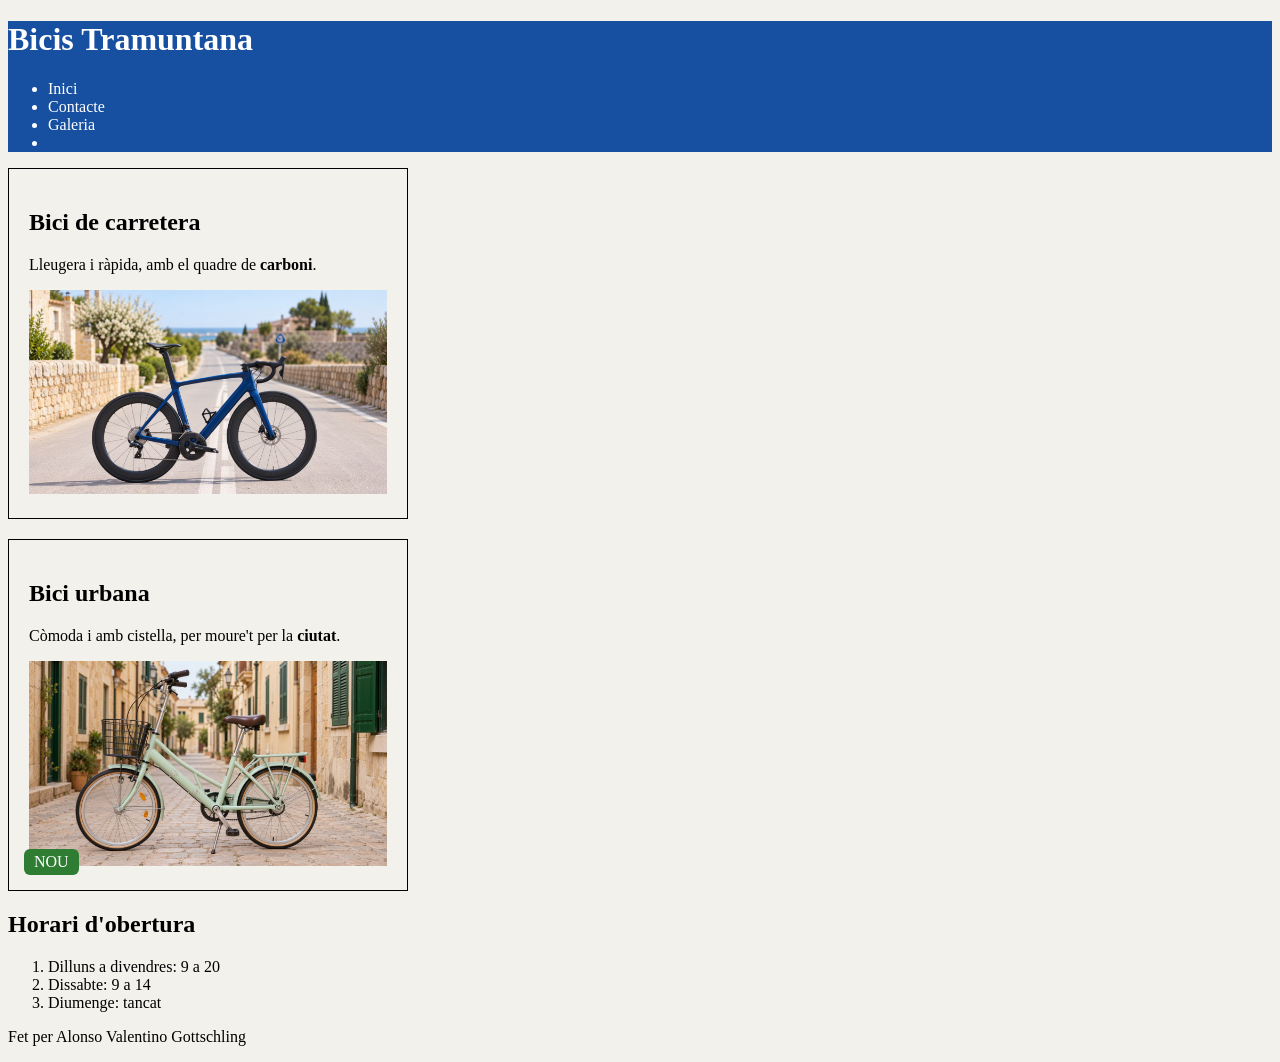
<file: index.html>
<!DOCTYPE html>
<html lang="ca">

<head>
    <meta charset="utf-8">
    <meta name="viewport" content="width=device-width, initial-scale=1">
    <title>Bicis Tramuntana</title>
    <link rel="stylesheet" href="/css/estils.css">
</head>
<header>
    <h1>Bicis Tramuntana</h1>
    <nav>
        <ul>
            <li><a href="/index.html">Inici</a></li>
            <li><a href="/contacte.html">Contacte</a></li>
            <li><a href="/galeria.html">Galeria</a></li>
            <li><a href="/galeriaflex.html"></a></li>
        </ul>
    </nav>
</header>

<main>
    <article>
        <h2>Bici de carretera</h2>
        <p>Lleugera i ràpida, amb el quadre de <strong>carboni</strong>.</p>
        <img src="/css/img/carretera.jpg" alt="Bicicleta de carretera blava en una carretera de pagès">
    </article>
    <article>
        <h2>Bici urbana</h2>
        <p>Còmoda i amb cistella, per moure't per la <strong>ciutat</strong>.</p>
        <img src="/css/img/urbana.jpg" alt="Bicicleta urbana verda en un carrer empedrat">
        <span class="nou">Nou</span>
    </article>
</main>

<footer>
    <h2>Horari d'obertura</h2>
    <ol>
        <li>Dilluns a divendres: 9 a 20</li>
        <li>Dissabte: 9 a 14</li>
        <li>Diumenge: tancat</li>
    </ol>
    <p>Fet per Alonso Valentino Gottschling</p>
</footer>

</html>
</file>
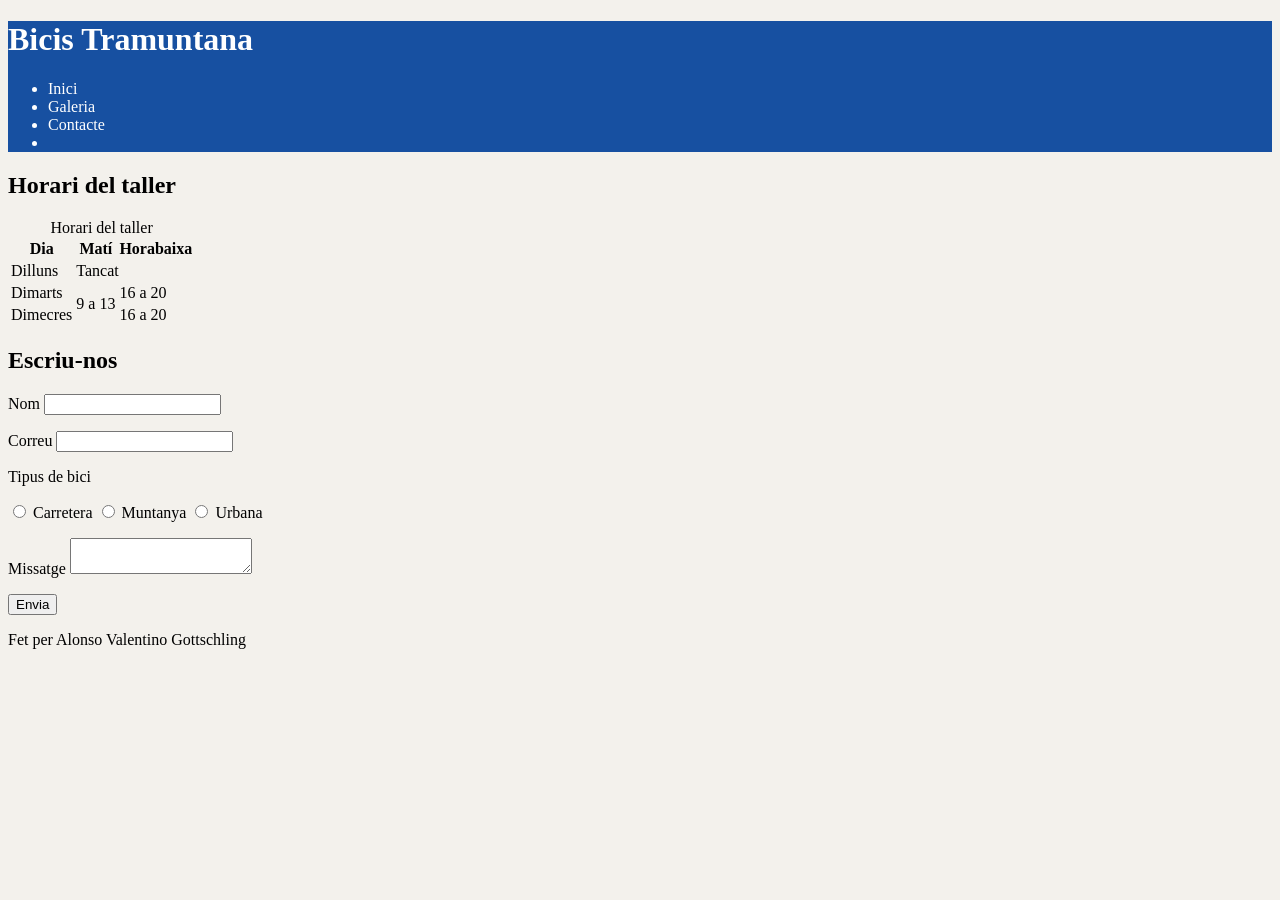
<file: contacte.html>
<!DOCTYPE html>
<html lang="ca">

<head>
    <meta charset="utf-8">
    <meta name="viewport" content="width=device-width, initial-scale=1">
    <title>Bicis Tramuntana</title>
    <link rel="stylesheet" href="/css/estils.css">
</head>
<header>
    <h1>Bicis Tramuntana</h1>
    <nav>
        <ul>
            <li><a href="/index.html">Inici</a></li>
            <li><a href="/galeria.html">Galeria</a></li>
            <li><a href="/contacte.html">Contacte</a></li>
            <li><a href="/galeriaflex.html"></a></li>
        </ul>
    </nav>
</header>

<main>
    <h2>Horari del taller</h2>
    <table>
        <caption>Horari del taller</caption>
        <tr>
            <th>Dia</th>
            <th>Matí</th>
            <th>Horabaixa</th>
        </tr>
        <tr>
            <td>Dilluns</td>
            <td colspan="2">Tancat</td>
        </tr>
        <tr>
            <td>Dimarts</td>
            <td rowspan="2">9 a 13</td>
            <td>16 a 20</td>
        </tr>
        <tr>
            <td>Dimecres</td>
            <td>16 a 20</td>
        </tr>
    </table>

    <h2>Escriu-nos</h2>
    <form action="contacte.php" method="post">
        <p>
            <label for="nom">Nom</label>
            <input type="text" id="nom" name="nom" required>
        </p>
        <p>
            <label for="correu">Correu</label>
            <input type="email" id="correu" name="correu" required>
        </p>
        <p>Tipus de bici</p>
        <p>
            <input type="radio" id="carretera" name="bici" value="carretera">
            <label for="carretera">Carretera</label>
            <input type="radio" id="muntanya" name="bici" value="muntanya">
            <label for="muntanya">Muntanya</label>
            <input type="radio" id="urbana" name="bici" value="urbana">
            <label for="urbana">Urbana</label>
        </p>
        <p>
            <label for="missatge">Missatge</label>
            <textarea id="missatge" name="missatge"></textarea>
        </p>
        <button type="submit">Envia</button>
    </form>
</main>

<footer>
    <p>Fet per Alonso Valentino Gottschling</p>
</footer>

</html>
</file>
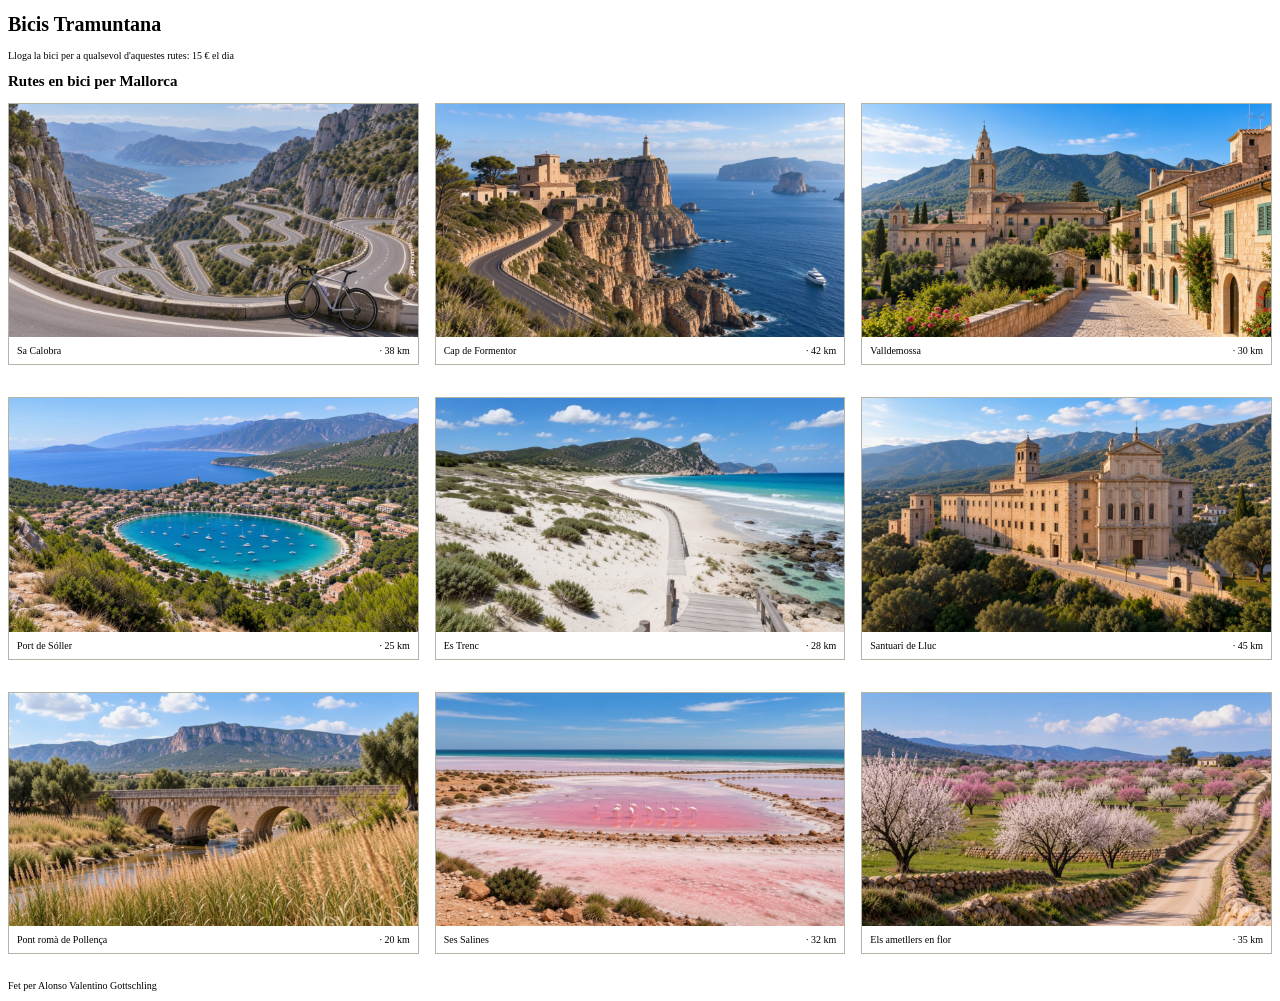
<file: galeria.html>
<!DOCTYPE html>
<html lang="ca">

<head>
    <meta charset="utf-8">
    <meta name="viewport" content="width=device-width, initial-scale=1">
    <title>Rutes en bici · Bicis Tramuntana</title>
    <link rel="stylesheet" href="/css/galeria.css">
</head>

<body>
    <header>
        <h1>Bicis Tramuntana</h1>
        <p class="banner">Lloga la bici per a qualsevol d'aquestes rutes: 15 € el dia</p>
    </header>

    <main>
        <h2>Rutes en bici per Mallorca</h2>

        <div class="galeria">
            <figure>
                <img src="img/sa_calobra.jpg" alt="Carretera de revolts entre penya-segats de la serra de Tramuntana">
                <figcaption>Sa Calobra <span class="km">· 38 km</span></figcaption>
            </figure>

            <figure>
                <img src="img/formentor.jpg" alt="Fars al cap de Formentor sobre un penya-segat davant la mar">
                <figcaption>Cap de Formentor <span class="km">· 42 km</span></figcaption>
            </figure>

            <figure>
                <img src="img/valldemossa.jpg" alt="Carrer empedrat del poble amb l'església i la serra al darrere">
                <figcaption>Valldemossa <span class="km">· 30 km</span></figcaption>
            </figure>

            <figure>
                <img src="img/port_soller.jpg" alt="Baia en forma de mitja lluna amb vaixells i el poble vora la mar">
                <figcaption>Port de Sóller <span class="km">· 25 km</span></figcaption>
            </figure>
            <figure>
                <img src="img/es_trenc.jpg" alt="Platja de sorra blanca amb passarel·la de fusta i turons verd al fons">
                <figcaption>Es Trenc <span class="km">· 28 km</span></figcaption>
            </figure>

            <figure>
                <img src="img/lluc.jpg" alt="Santuari de pedra amb façana barroca envoltat d'alzines i muntanya">
                <figcaption>Santuari de Lluc <span class="km">· 45 km</span></figcaption>
            </figure>

            <figure>
                <img src="img/pollenca.jpg" alt="Pont de pedra de set arcs sobre un riu sec amb serra darrere">
                <figcaption>Pont romà de Pollença <span class="km">· 20 km</span></figcaption>
            </figure>

            <figure>
                <img src="img/salines.jpg" alt="Salines rosades amb flamencs rosejats i la mar turquesa al fons">
                <figcaption>Ses Salines <span class="km">· 32 km</span></figcaption>
            </figure>

            <figure>
                <img src="img/ametllers.jpg" alt="Camí de terra entre ametllers en flor blanc i rosa amb mur de pedra">
                <figcaption>Els ametllers en flor <span class="km">· 35 km</span></figcaption>
            </figure>
        </div>
    </main>

    <footer>
        <p>Fet per Alonso Valentino Gottschling</p>
    </footer>
    
</body>

</html>
</file>
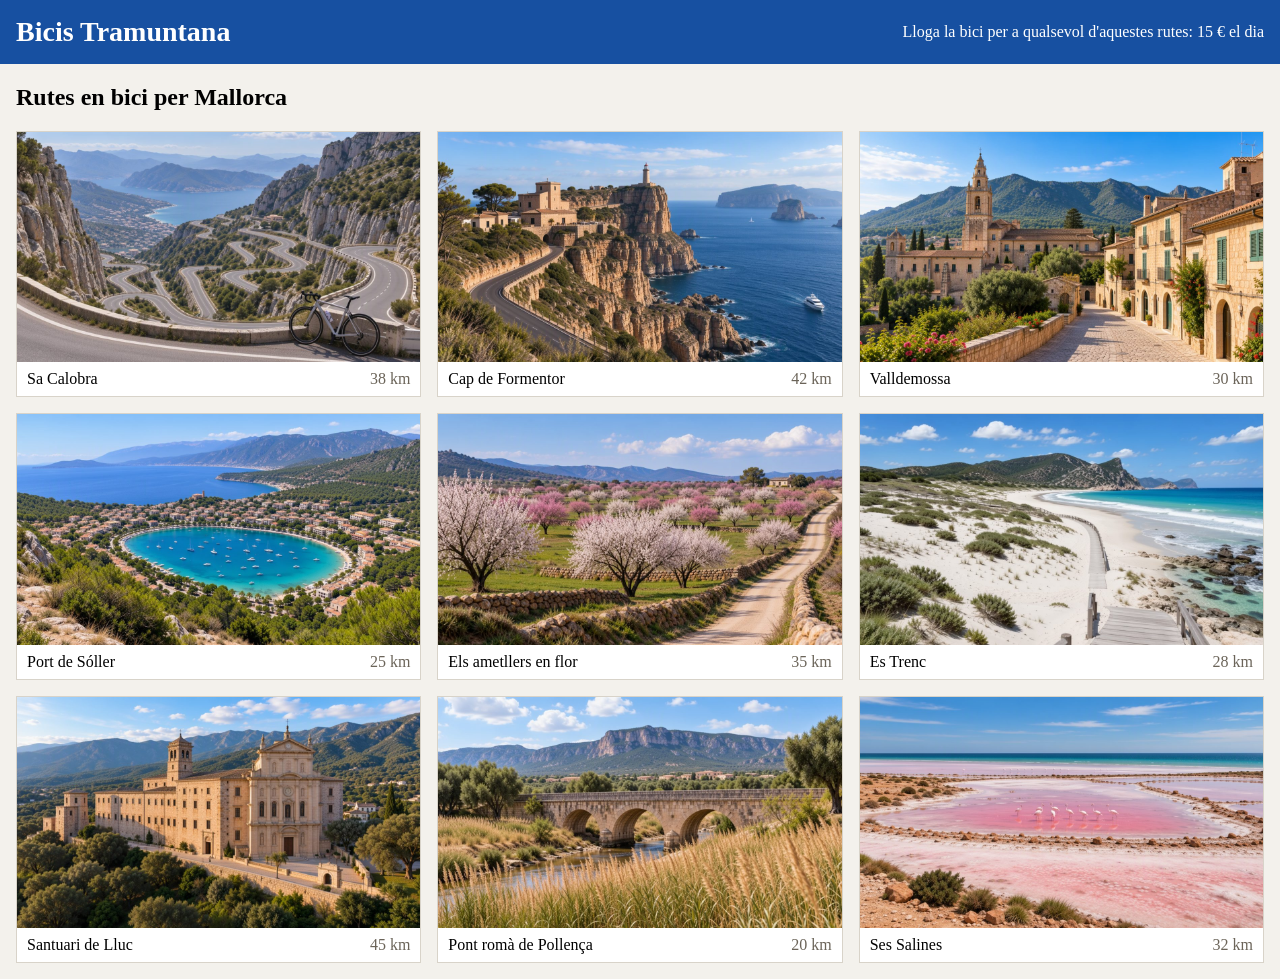
<file: galeria_flex.html>
<!DOCTYPE html>
<html lang="ca">

<head>
    <meta charset="utf-8">
    <meta name="viewport" content="width=device-width,
initial-scale=1">
    <title>Rutes (Flexbox) · Bicis Tramuntana</title>
    <link rel="stylesheet" href="/css/galeria_flex.css">
</head>

<body>
    <header>
        <h1>Bicis Tramuntana</h1>
        <p class="banner">Lloga la bici per a qualsevol
            d'aquestes rutes: 15 € el dia</p>
    </header>
    <main>
        <h2>Rutes en bici per Mallorca</h2>
        <div class="galeria">
            <figure>
                <img src="img/sa_calobra.jpg" alt="Carretera de revolts entre penya-
segats de la serra de Tramuntana">

                <figcaption>Sa Calobra <span class="km">38
                        km</span></figcaption>
            </figure>
            <figure>
                <img src="img/formentor.jpg" alt="El far de Formentor damunt dels
penya-segats">
                <figcaption>Cap de Formentor <span class="km">42 km</span></figcaption>
            </figure>
            <figure>
                <img src="img/valldemossa.jpg" alt="El poble de pedra de Valldemossa amb
el campanar de la cartoixa">
                <figcaption>Valldemossa <span class="km">30
                        km</span></figcaption>
            </figure>
            <figure>
                <img src="img/port_soller.jpg" alt="La badia del Port de Sóller vista des

de dalt">
                <figcaption>Port de Sóller <span class="km">25
                        km</span></figcaption>
            </figure>
            <figure>
                <img src="img/ametllers.jpg" alt="Ametllers florits en un camp amb
parets de pedra seca">
                <figcaption>Els ametllers en flor <span class="km">35 km</span></figcaption>
            </figure>
            <figure>
                <img src="img/es_trenc.jpg" alt="Platja d’arena blanca amb dunes i una
passarel·la de fusta">
                <figcaption>Es Trenc <span class="km">28
                        km</span></figcaption>
            </figure>
            <figure>
                <img src="img/lluc.jpg" alt="El santuari de Lluc en una vall verda
de muntanya">
                <figcaption>Santuari de Lluc <span class="km">45 km</span></figcaption>
            </figure>
            <figure>
                <img src="img/pollenca.jpg" alt="Un pont de pedra amb arcs damunt d’un
torrent, entre canyes">
                <figcaption>Pont romà de Pollença <span class="km">20 km</span></figcaption>
            </figure>
            <figure>
                <img src="img/salines.jpg" alt="Les basses de sal de Ses Salines amb
flamencs al fons">
                <figcaption>Ses Salines <span class="km">32
                        km</span></figcaption>
            </figure>
        </div>
    </main>
</body>

</html>
</file>
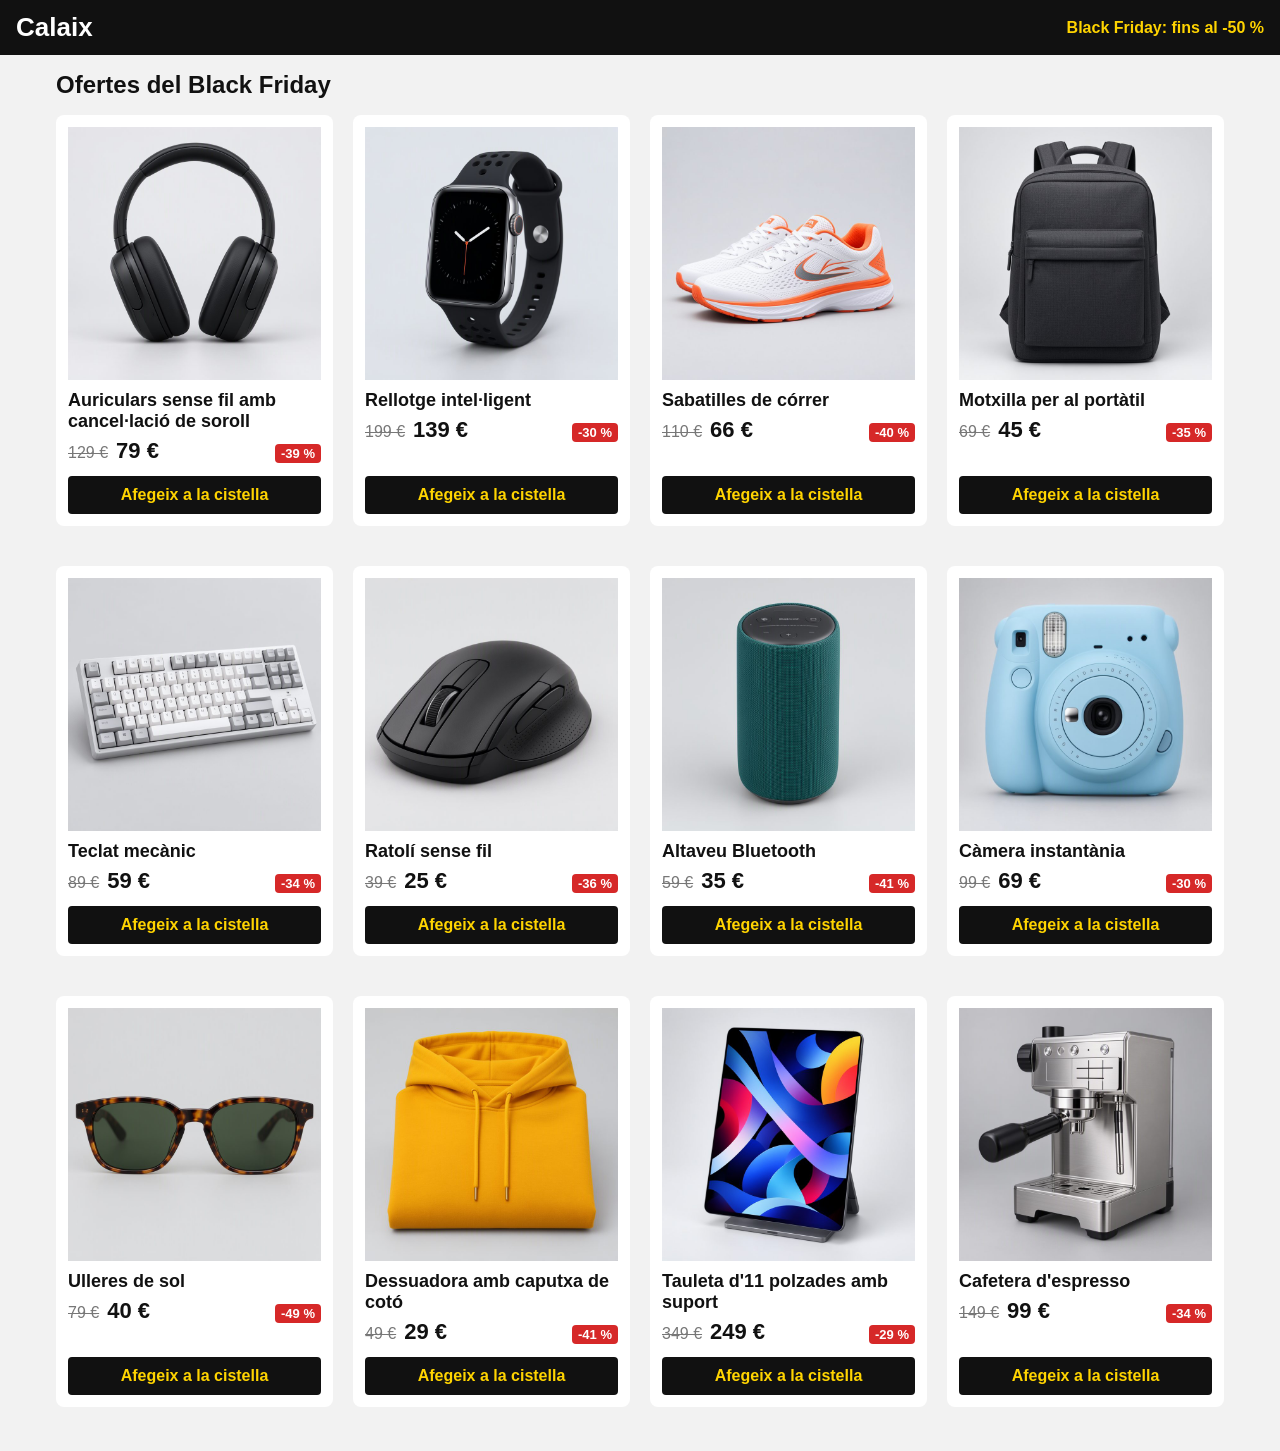
<file: black_friday/grid.html>
<!DOCTYPE html>
<html lang="ca">

<head>
    <meta charset="utf-8">
    <meta name="viewport" content="width=device-width, initial-scale=1">
    <title>Black Friday · Calaix (Grid)</title>
    <link rel="stylesheet" href="css/grid.css">
</head>

<body>
    <header>
        <p class="logo">Calaix</p>
        <p class="oferta">Black Friday: fins al -50 %</p>
    </header>

    <main>
        <h1>Ofertes del Black Friday</h1>

        <div class="productes">
            <article class="producte">
                <img src="img/auriculars.jpg" alt="Auriculars negres de diadema">
                <h2>Auriculars sense fil amb cancel·lació de soroll</h2>
                <p class="preus">
                    <del>129 €</del>
                    <strong>79 €</strong>
                    <span class="descompte">-39 %</span>
                </p>
                <a class="boto" href="#">Afegeix a la cistella</a>
            </article>

            <article class="producte">
                <img src="img/rellotge.jpg" alt="Rellotge intel·ligent amb corretja negra">
                <h2>Rellotge intel·ligent</h2>
                <p class="preus">
                    <del>199 €</del>
                    <strong>139 €</strong>
                    <span class="descompte">-30 %</span>
                </p>
                <a class="boto" href="#">Afegeix a la cistella</a>
            </article>

            <article class="producte">
                <img src="img/sabatilles.jpg" alt="Sabatilles blanques i taronges">
                <h2>Sabatilles de córrer</h2>
                <p class="preus">
                    <del>110 €</del>
                    <strong>66 €</strong>
                    <span class="descompte">-40 %</span>
                </p>
                <a class="boto" href="#">Afegeix a la cistella</a>
            </article>

            <article class="producte">
                <img src="img/motxilla.jpg" alt="Motxilla gris fosc">
                <h2>Motxilla per al portàtil</h2>
                <p class="preus">
                    <del>69 €</del>
                    <strong>45 €</strong>
                    <span class="descompte">-35 %</span>
                </p>
                <a class="boto" href="#">Afegeix a la cistella</a>
            </article>

            <article class="producte">
                <img src="img/teclat.jpg" alt="Teclat mecànic de tecles blanques">
                <h2>Teclat mecànic</h2>
                <p class="preus">
                    <del>89 €</del>
                    <strong>59 €</strong>
                    <span class="descompte">-34 %</span>
                </p>
                <a class="boto" href="#">Afegeix a la cistella</a>
            </article>

            <article class="producte">
                <img src="img/ratoli.jpg" alt="Ratolí ergonòmic de color grafit">
                <h2>Ratolí sense fil</h2>
                <p class="preus">
                    <del>39 €</del>
                    <strong>25 €</strong>
                    <span class="descompte">-36 %</span>
                </p>
                <a class="boto" href="#">Afegeix a la cistella</a>
            </article>

            <article class="producte">
                <img src="img/altaveu.jpg" alt="Altaveu cilíndric de tela verda">
                <h2>Altaveu Bluetooth</h2>
                <p class="preus">
                    <del>59 €</del>
                    <strong>35 €</strong>
                    <span class="descompte">-41 %</span>
                </p>
                <a class="boto" href="#">Afegeix a la cistella</a>
            </article>

            <article class="producte">
                <img src="img/camera.jpg" alt="Càmera instantània blau cel">
                <h2>Càmera instantània</h2>
                <p class="preus">
                    <del>99 €</del>
                    <strong>69 €</strong>
                    <span class="descompte">-30 %</span>
                </p>
                <a class="boto" href="#">Afegeix a la cistella</a>
            </article>

            <article class="producte">
                <img src="img/ulleres.jpg" alt="Ulleres de sol de carei">
                <h2>Ulleres de sol</h2>
                <p class="preus">
                    <del>79 €</del>
                    <strong>40 €</strong>
                    <span class="descompte">-49 %</span>
                </p>
                <a class="boto" href="#">Afegeix a la cistella</a>
            </article>

            <article class="producte">
                <img src="img/dessuadora.jpg" alt="Dessuadora groga plegada">
                <h2>Dessuadora amb caputxa de cotó</h2>
                <p class="preus">
                    <del>49 €</del>
                    <strong>29 €</strong>
                    <span class="descompte">-41 %</span>
                </p>
                <a class="boto" href="#">Afegeix a la cistella</a>
            </article>

            <article class="producte">
                <img src="img/tauleta.jpg" alt="Tauleta damunt d'un suport">
                <h2>Tauleta d'11 polzades amb suport</h2>
                <p class="preus">
                    <del>349 €</del>
                    <strong>249 €</strong>
                    <span class="descompte">-29 %</span>
                </p>
                <a class="boto" href="#">Afegeix a la cistella</a>
            </article>

            <article class="producte">
                <img src="img/cafetera.jpg" alt="Cafetera d'espresso d'acer inoxidable">
                <h2>Cafetera d'espresso</h2>
                <p class="preus">
                    <del>149 €</del>
                    <strong>99 €</strong>
                    <span class="descompte">-34 %</span>
                </p>
                <a class="boto" href="#">Afegeix a la cistella</a>
            </article>
        </div>
    </main>
</body>

</html>
</file>
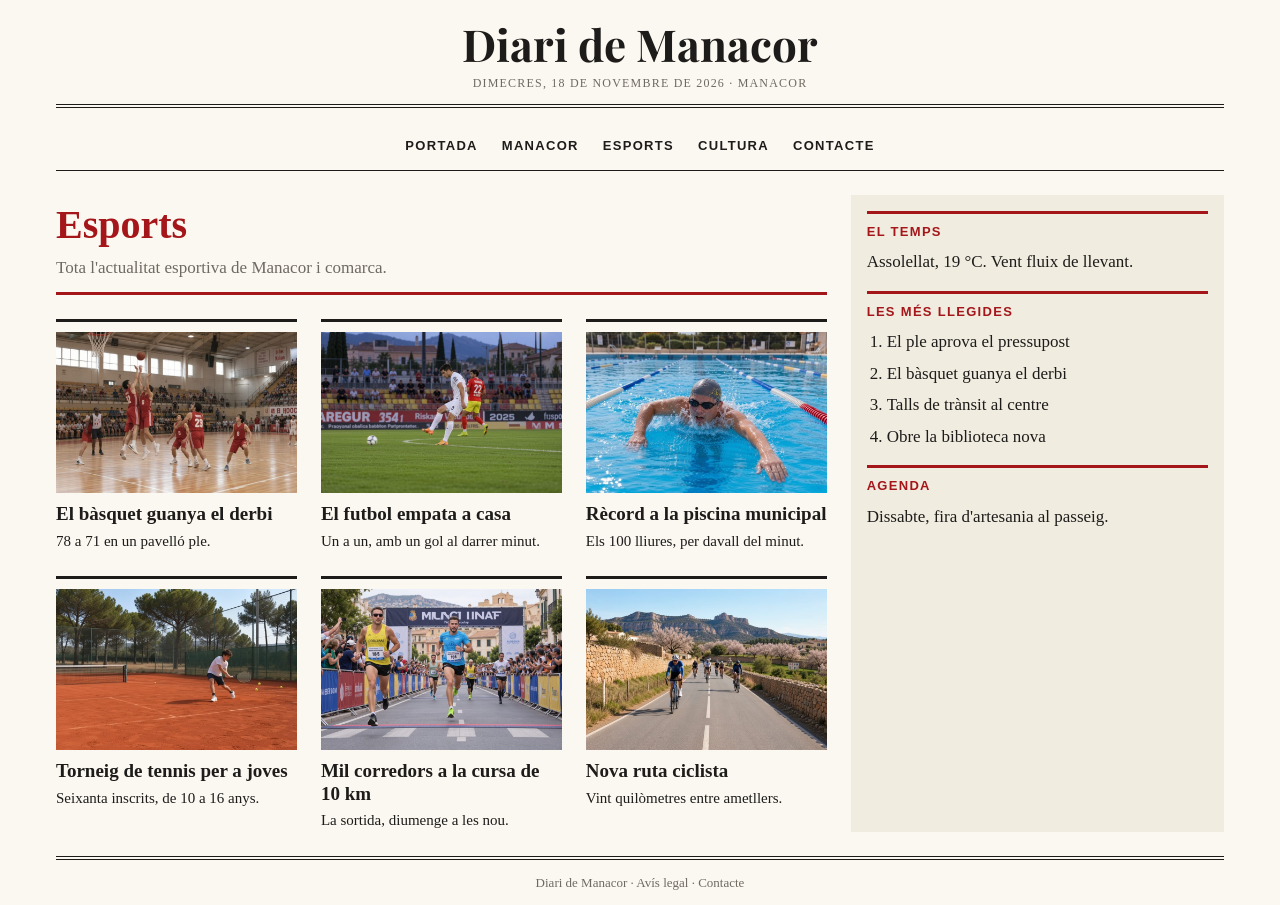
<file: diari_grid/esports.html>
<!DOCTYPE html>
<html lang="ca">

<head>
    <meta charset="utf-8">
    <meta name="viewport" content="width=device-width, initial-scale=1">
    <title>Esports · Diari de Manacor</title>
    <link rel="stylesheet" href="https://fonts.googleapis.com/css2?family=Playfair+Display:wght@700&display=swap">
    <link rel="stylesheet" href="css/portada.css">
</head>

<body>
    <div class="pagina pagina-seccio">

        <header class="capcalera">
            <h1>Diari de Manacor</h1>
            <p class="data">Dimecres, 18 de novembre de 2026 · Manacor</p>
        </header>

        <nav class="menu">
            <ul>
                <li><a href="portada.html">Portada</a></li>
                <li><a href="#">Manacor</a></li>
                <li><a href="esports.html">Esports</a></li>
                <li><a href="#">Cultura</a></li>
                <li><a href="#">Contacte</a></li>
            </ul>
        </nav>

        <div class="titol-seccio">
            <h2>Esports</h2>
            <p>Tota l'actualitat esportiva de Manacor i comarca.</p>
        </div>

        <section class="noticies">
            <article class="noticia">
                <img src="img/basquet.jpg" alt="Jugadors de vermell saltant per agafar la pilota">
                <h3><a href="noticia.html">El bàsquet guanya el derbi</a></h3>
                <p>78 a 71 en un pavelló ple.</p>
            </article>

            <article class="noticia">
                <img src="img/futbol.jpg" alt="Un jugador de blanc a punt de xutar la pilota">
                <h3>El futbol empata a casa</h3>
                <p>Un a un, amb un gol al darrer minut.</p>
            </article>

            <article class="noticia">
                <img src="img/natacio.jpg" alt="Un nedador a la piscina municipal">
                <h3>Rècord a la piscina municipal</h3>
                <p>Els 100 lliures, per davall del minut.</p>
            </article>

            <article class="noticia">
                <img src="img/tennis.jpg" alt="Un jugador de tennis a una pista de terra batuda">
                <h3>Torneig de tennis per a joves</h3>
                <p>Seixanta inscrits, de 10 a 16 anys.</p>
            </article>

            <article class="noticia">
                <img src="img/atletisme.jpg" alt="Corredors arribant a la meta d'una cursa popular">
                <h3>Mil corredors a la cursa de 10 km</h3>
                <p>La sortida, diumenge a les nou.</p>
            </article>

            <article class="noticia">
                <img src="img/bici.jpg" alt="Ciclistes per un camí entre parets seques i ametllers">
                <h3>Nova ruta ciclista</h3>
                <p>Vint quilòmetres entre ametllers.</p>
            </article>
        </section>

        <aside class="lateral">
            <h2>El temps</h2>
            <p>Assolellat, 19 °C. Vent fluix de llevant.</p>

            <h2>Les més llegides</h2>
            <ol>
                <li>El ple aprova el pressupost</li>
                <li>El bàsquet guanya el derbi</li>
                <li>Talls de trànsit al centre</li>
                <li>Obre la biblioteca nova</li>
            </ol>

            <h2>Agenda</h2>
            <p>Dissabte, fira d'artesania al passeig.</p>
        </aside>

        <footer class="peu">
            <p>Diari de Manacor · Avís legal · Contacte</p>
        </footer>

    </div>
</body>

</html>
</file>
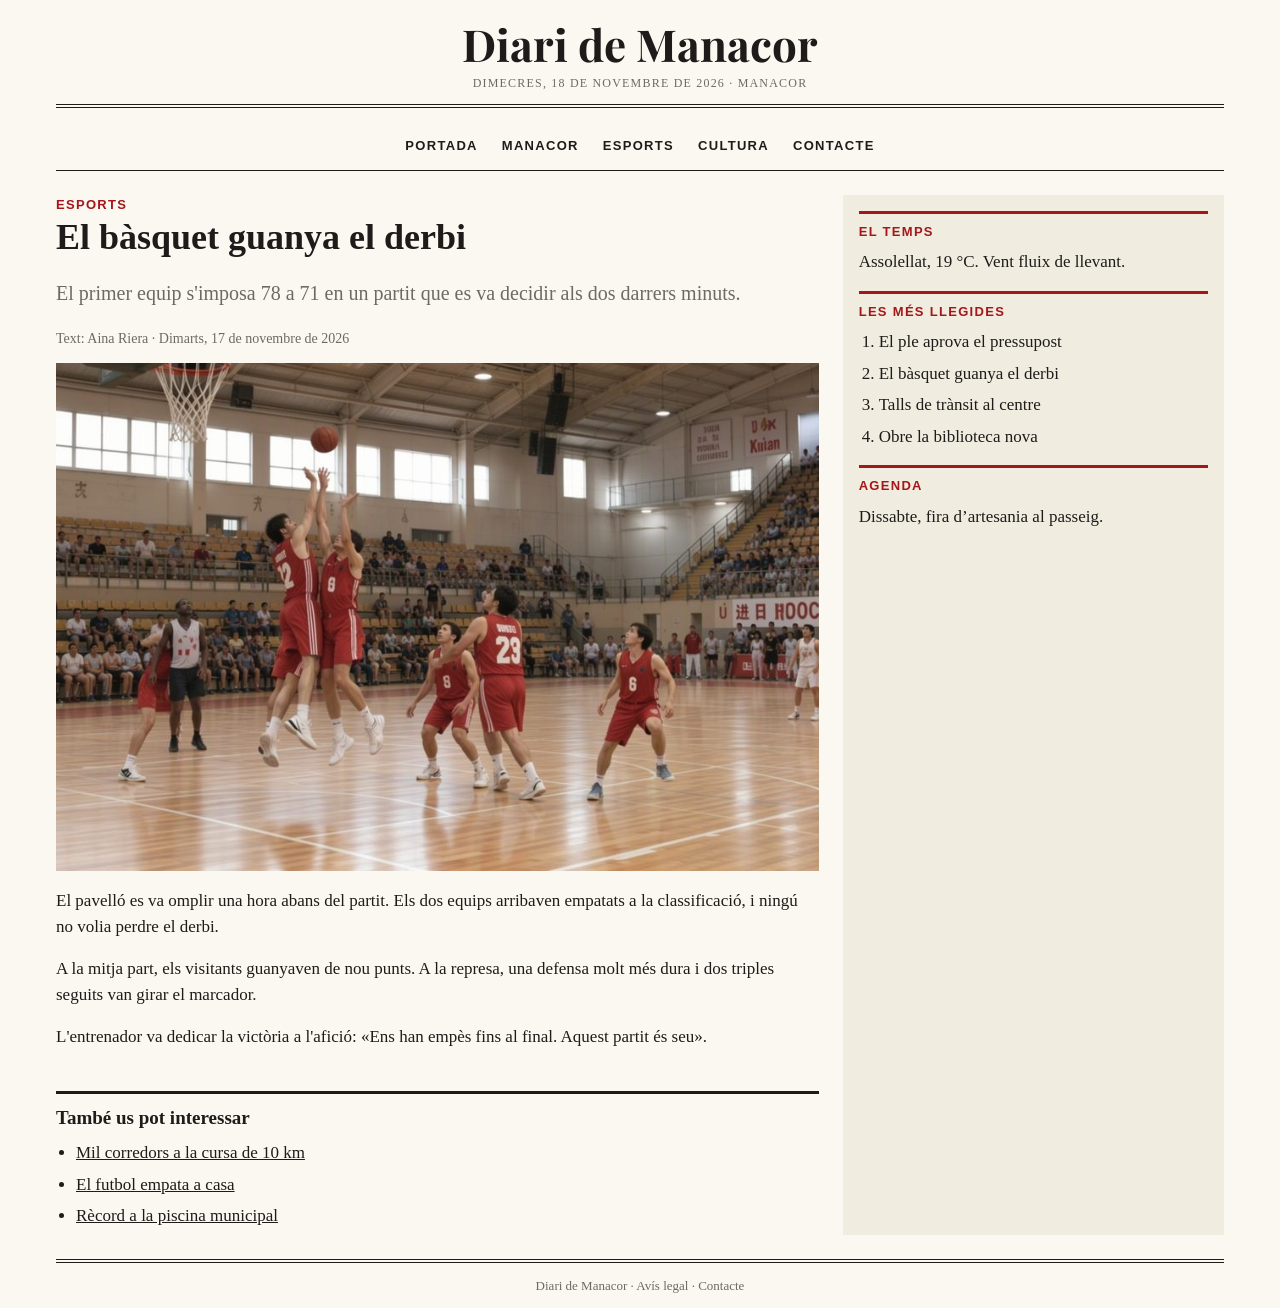
<file: diari_grid/noticia.html>
<!DOCTYPE html>
<html lang="ca">

<head>
    <meta charset="utf-8">
    <meta name="viewport" content="width=device-width, initial-scale=1">
    <title>El bàsquet guanya el derbi · Diari de Manacor</title>
    <link rel="stylesheet" href="https://fonts.googleapis.com/css2?family=Playfair+Display:wght@700&display=swap">
    <link rel="stylesheet" href="css/portada.css">
</head>

<body>
    <div class="pagina pagina-noticia">

        <header class="capcalera">
            <h1>Diari de Manacor</h1>
            <p class="data">Dimecres, 18 de novembre de 2026 · Manacor</p>
        </header>

        <nav class="menu">
            <ul>
                <li><a href="portada.html">Portada</a></li>
                <li><a href="#">Manacor</a></li>
                <li><a href="esports.html">Esports</a></li>
                <li><a href="#">Cultura</a></li>
                <li><a href="#">Contacte</a></li>
            </ul>
        </nav>

        <article class="sencera">
            <p class="categoria">Esports</p>
            <h2>El bàsquet guanya el derbi</h2>
            <p class="entradeta">El primer equip s'imposa 78 a 71 en un partit que es va decidir als dos darrers minuts.
            </p>
            <p class="autor">Text: Aina Riera · Dimarts, 17 de novembre de 2026</p>
            <img src="img/basquet.jpg" alt="Jugadors de vermell saltant per agafar la pilota">
            <p>El pavelló es va omplir una hora abans del partit. Els dos equips arribaven empatats a la classificació,
                i ningú no volia perdre el derbi.</p>
            <p>A la mitja part, els visitants guanyaven de nou punts. A la represa, una defensa molt més dura i dos
                triples seguits van girar el marcador.</p>
            <p>L'entrenador va dedicar la victòria a l'afició: «Ens han empès fins al final. Aquest partit és seu».</p>
        </article>

        <section class="relacionades">
            <h3>També us pot interessar</h3>
            <ul>
                <li><a href="esports.html">Mil corredors a la cursa de 10 km</a></li>
                <li><a href="esports.html">El futbol empata a casa</a></li>
                <li><a href="esports.html">Rècord a la piscina municipal</a></li>
            </ul>
        </section>

        <aside class="lateral">
            <h2>El temps</h2>
            <p>Assolellat, 19 °C. Vent fluix de llevant.</p>

            <h2>Les més llegides</h2>
            <ol>
                <li>El ple aprova el pressupost</li>
                <li>El bàsquet guanya el derbi</li>
                <li>Talls de trànsit al centre</li>
                <li>Obre la biblioteca nova</li>
            </ol>

            <h2>Agenda</h2>
            <p>Dissabte, fira d’artesania al passeig.</p>
        </aside>

        <footer class="peu">
            <p>Diari de Manacor · Avís legal · Contacte</p>
        </footer>

    </div>
</body>

</html>
</file>
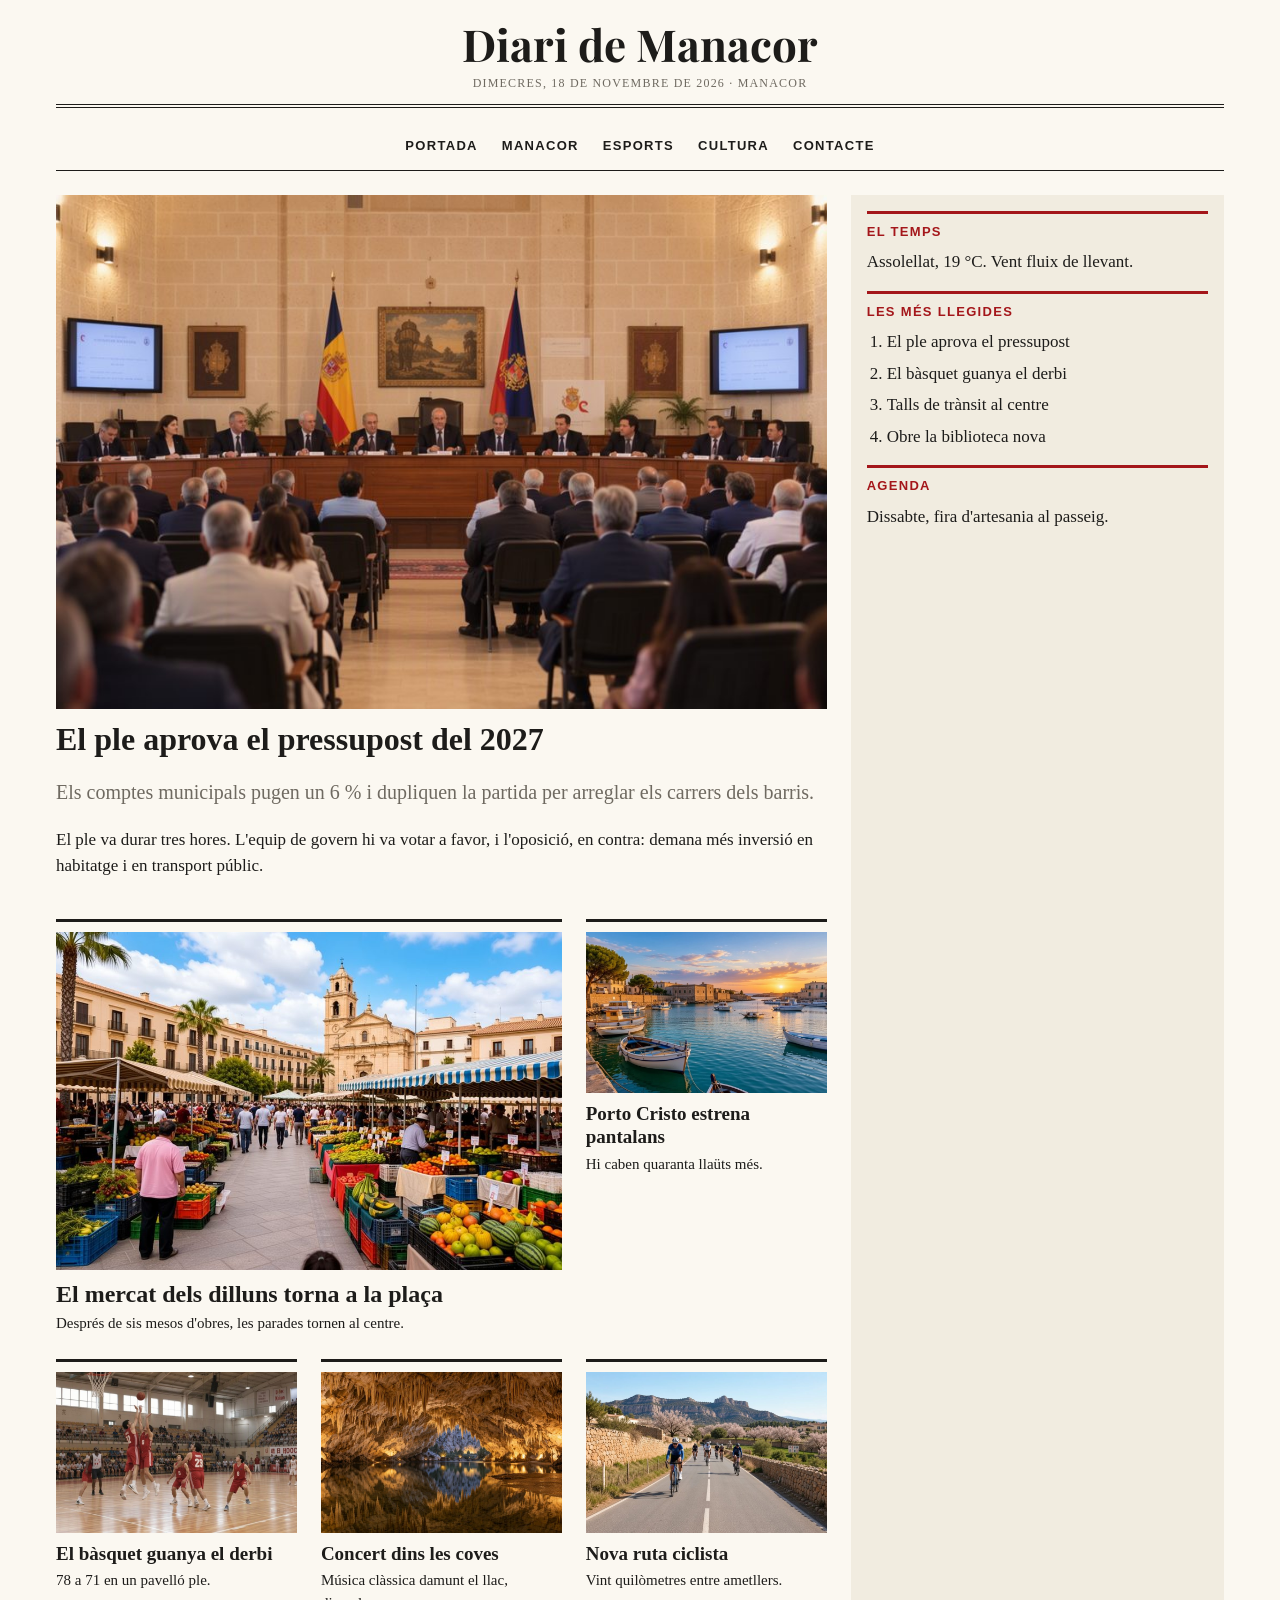
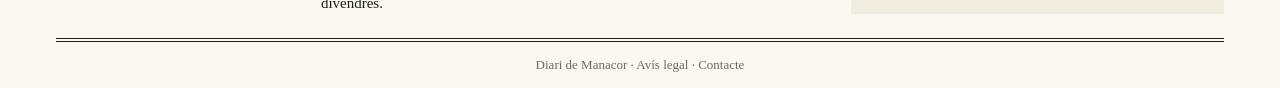
<file: diari_grid/portada.html>
<!DOCTYPE html>
<html lang="ca">

<head>
    <meta charset="utf-8">
    <meta name="viewport" content="width=device-width, initial-scale=1">
    <title>Diari de Manacor · Portada</title>
    <link rel="stylesheet" href="https://fonts.googleapis.com/css2?family=Playfair+Display:wght@700&display=swap">
    <link rel="stylesheet" href="css/portada.css">
</head>

<body>
    <div class="pagina">

        <header class="capcalera">
            <h1>Diari de Manacor</h1>
            <p class="data">Dimecres, 18 de novembre de 2026 · Manacor</p>
        </header>

        <nav class="menu">
            <ul>
                <li><a href="portada.html">Portada</a></li>
                <li><a href="#">Manacor</a></li>
                <li><a href="esports.html">Esports</a></li>
                <li><a href="#">Cultura</a></li>
                <li><a href="#">Contacte</a></li>
            </ul>
        </nav>

        <article class="principal">
            <img src="img/ple.jpg" alt="Els regidors asseguts a la taula del ple">
            <h2>El ple aprova el pressupost del 2027</h2>
            <p class="entradeta">Els comptes municipals pugen un 6 % i dupliquen la partida per arreglar els carrers
                dels barris.</p>
            <p>El ple va durar tres hores. L'equip de govern hi va votar a favor, i l'oposició, en contra: demana més
                inversió en habitatge i en transport públic.</p>
        </article>

        <section class="noticies">
            <article class="noticia destacada">
                <img src="img/mercat.jpg" alt="Parades de fruita a la plaça, amb l'església al fons">
                <h3>El mercat dels dilluns torna a la plaça</h3>
                <p>Després de sis mesos d'obres, les parades tornen al centre.</p>
            </article>

            <article class="noticia">
                <img src="img/port.jpg" alt="Llaüts amarrats al port a primera hora">
                <h3>Porto Cristo estrena pantalans</h3>
                <p>Hi caben quaranta llaüts més.</p>
            </article>

            <article class="noticia">
                <img src="img/basquet.jpg" alt="Jugadors de vermell saltant per agafar la pilota">
                <h3><a href="noticia.html">El bàsquet guanya el derbi</a></h3>
                <p>78 a 71 en un pavelló ple.</p>
            </article>

            <article class="noticia">
                <img src="img/coves.jpg" alt="Estalactites reflectides al llac d’una cova">
                <h3>Concert dins les coves</h3>
                <p>Música clàssica damunt el llac, divendres.</p>
            </article>

            <article class="noticia">
                <img src="img/bici.jpg" alt="Ciclistes per un camí entre parets seques i ametllers">
                <h3>Nova ruta ciclista</h3>
                <p>Vint quilòmetres entre ametllers.</p>
            </article>
        </section>

        <aside class="lateral">
            <h2>El temps</h2>
            <p>Assolellat, 19 °C. Vent fluix de llevant.</p>

            <h2>Les més llegides</h2>
            <ol>
                <li>El ple aprova el pressupost</li>
                <li>El bàsquet guanya el derbi</li>
                <li>Talls de trànsit al centre</li>
                <li>Obre la biblioteca nova</li>
            </ol>

            <h2>Agenda</h2>
            <p>Dissabte, fira d'artesania al passeig.</p>
        </aside>

        <footer class="peu">
            <p>Diari de Manacor · Avís legal · Contacte</p>
        </footer>

    </div>
</body>

</html>
</file>
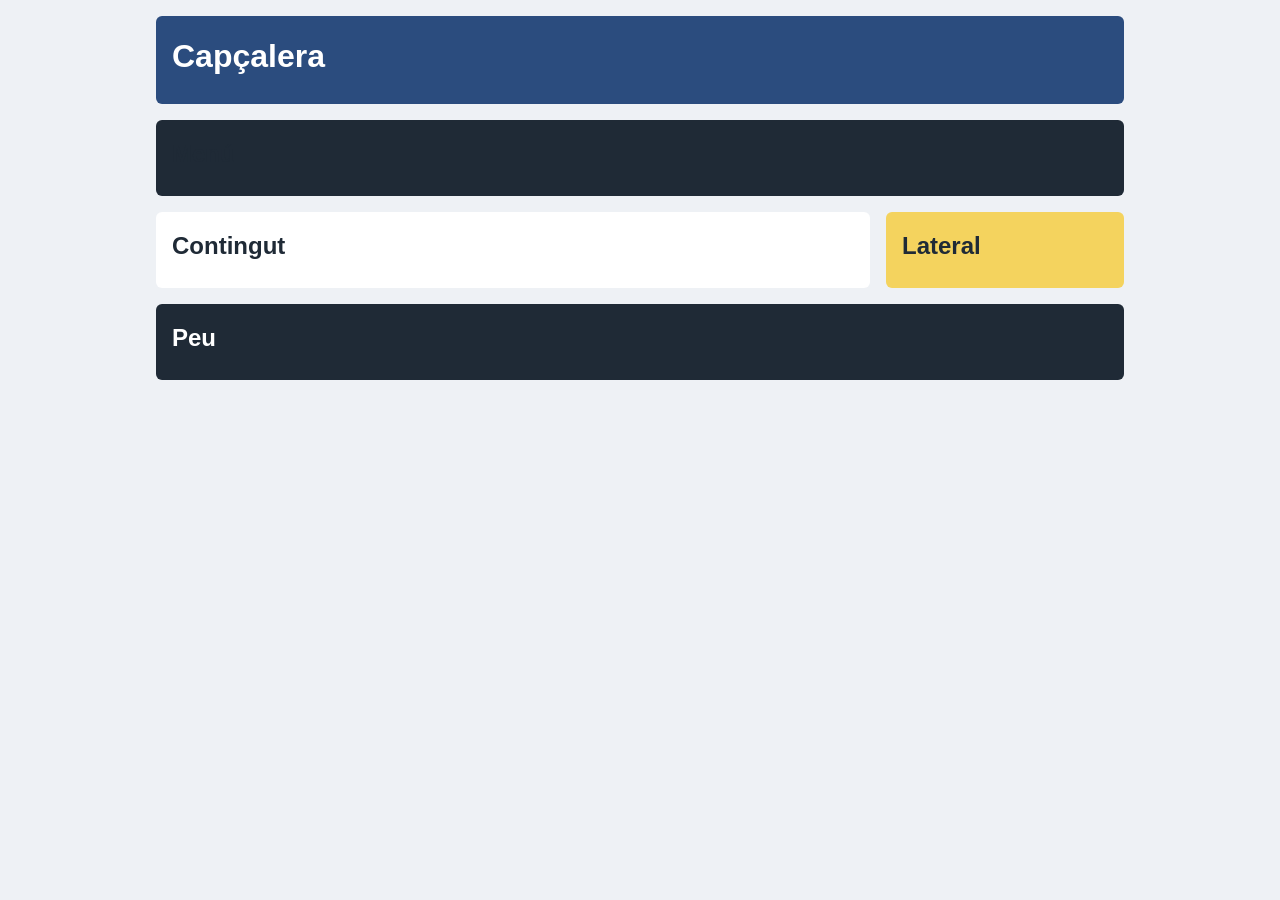
<file: maquetacions/ex1.html>
<!DOCTYPE html>
<html lang="ca">

<head>
    <meta charset="UTF-8">
    <meta name="viewport" content="width=device-width, initial-scale=1.0">
    <title>Exercici 1-El blog</title>
    <link rel="stylesheet" href="css/ex1.css">
</head>

<body>
    <div class="pagina">

        <header class="capcalera">
            <h1>Capçalera</h1>
        </header>

        <nav class="menu">
            <h2>Menú</h2>
        </nav>

        <main class="contingut">
            <h2>Contingut</h2>
        </main>

        <aside class="lateral">
            <h2>Lateral</h2>
        </aside>

        <footer class="peu">
            <h2>Peu</h2>
        </footer>

    </div>
</body>

</html>
</file>
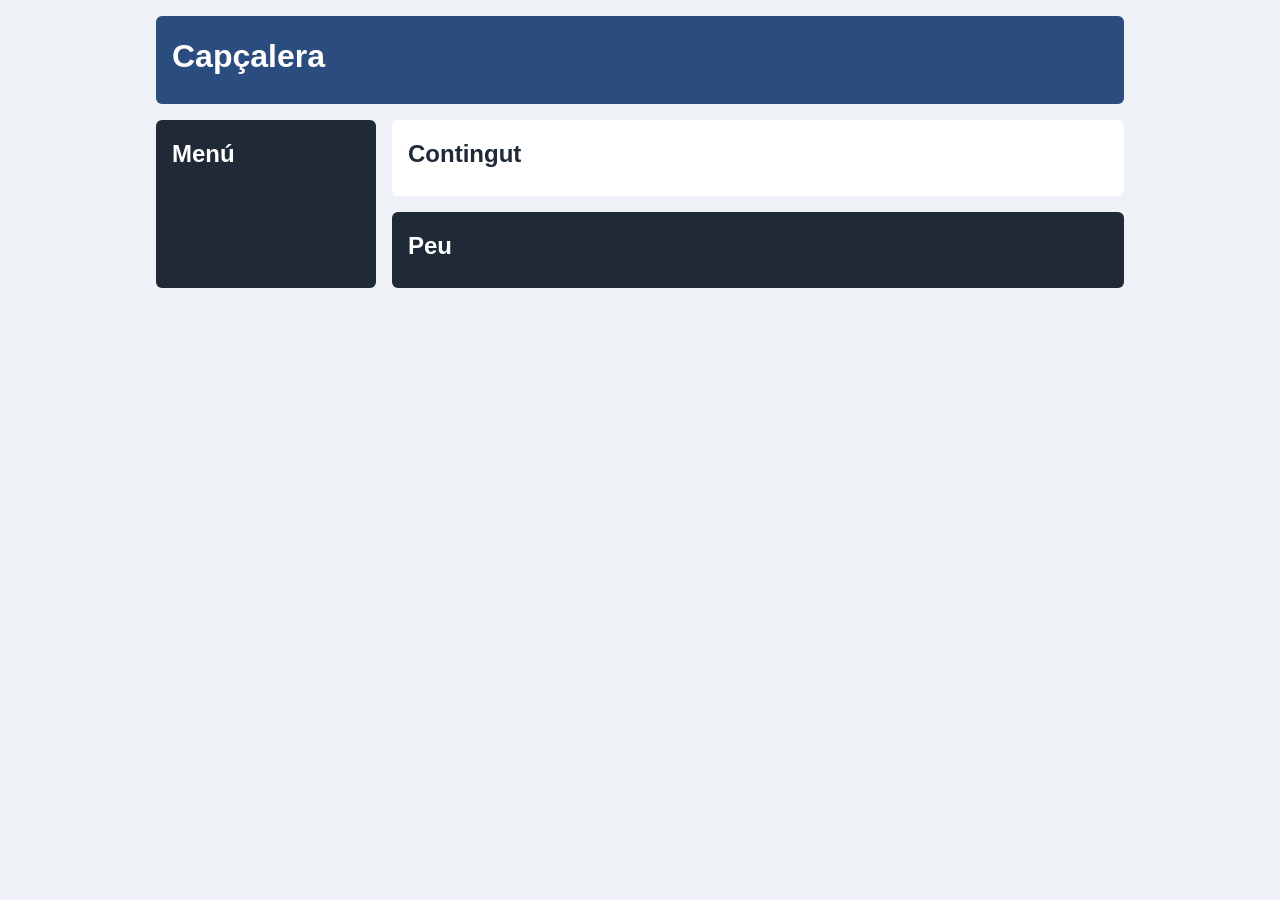
<file: maquetacions/ex2.html>
<!DOCTYPE html>
<html lang="ca">

<head>
    <meta charset="UTF-8">
    <meta name="viewport" content="width=device-width, initial-scale=1.0">
    <title>Exercici 2-L'aplicació</title>
    <link rel="stylesheet" href="css/ex2.css">
</head>

<body>
    <div class="pagina">

        <header class="capcalera">
            <h1>Capçalera</h1>
        </header>

        <nav class="menu">
            <h2>Menú</h2>
        </nav>

        <main class="contingut">
            <h2>Contingut</h2>
        </main>

        <footer class="peu">
            <h2>Peu</h2>
        </footer>

    </div>
</body>

</html>
</file>
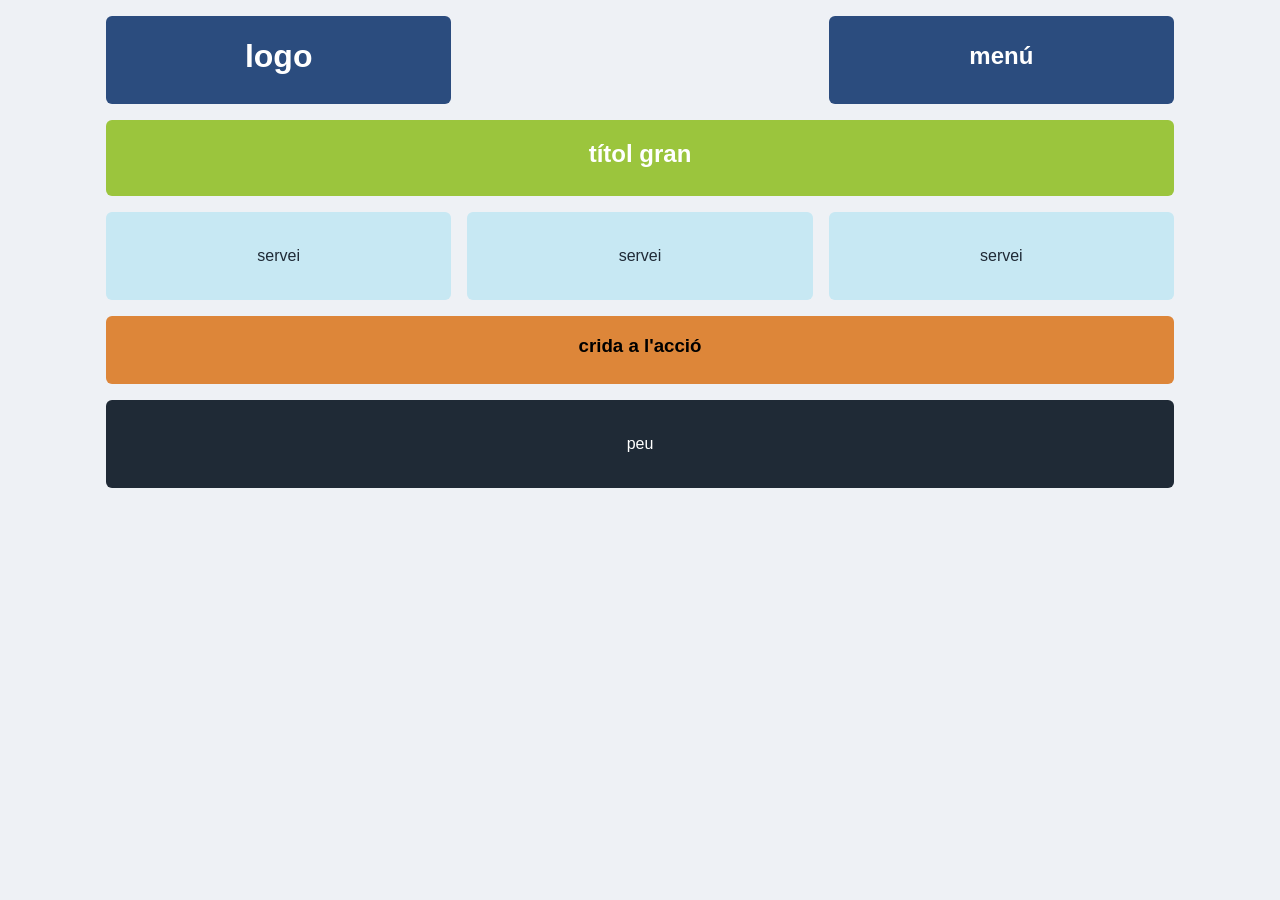
<file: maquetacions/ex3.html>
<!DOCTYPE html>
<html lang="ca">

<head>
    <meta charset="UTF-8">
    <meta name="viewport" content="width=device-width, initial-scale=1.0">
    <title>Exercici 3-La landing page</title>
    <link rel="stylesheet" href="css/ex3.css">
</head>

<body>
    <div class="pagina">

        <div class="logo">
            <h1>logo</h1>
        </div>
        <nav class="menu">
            <h1>menú</h1>
        </nav>

        <div class="titol">
            <h2>títol gran</h2>
        </div>

        <div class="servei s1">
            <p>servei</p>
        </div>
        <div class="servei s2">
            <p>servei</p>
        </div>
        <div class="servei s3">
            <p>servei</p>
        </div>

        <div class="crida">
            <h3>crida a l'acció</h3>
        </div>

        <footer class="peu">
            <p>peu</p>
        </footer>

    </div>
</body>

</html>
</file>
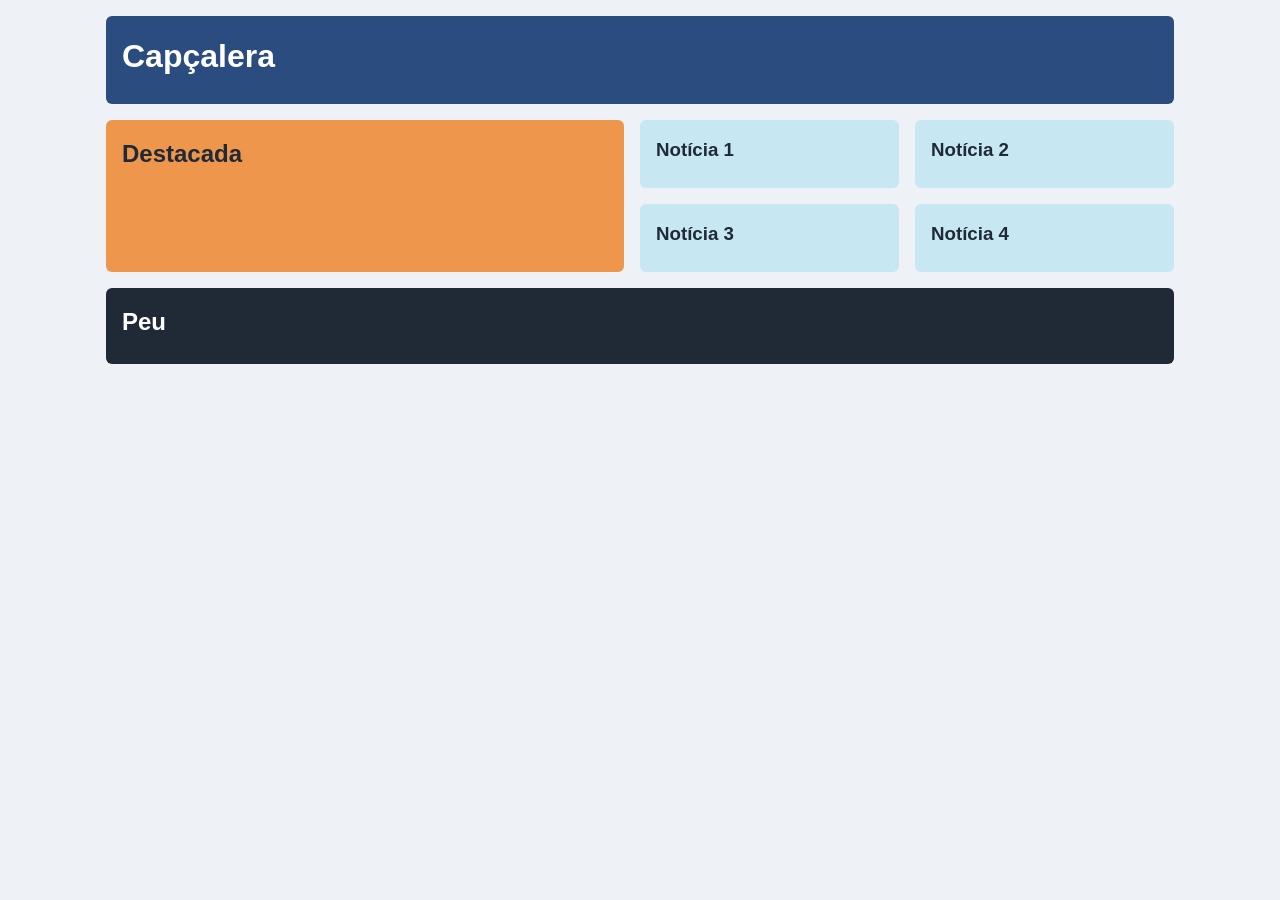
<file: maquetacions/ex4.html>
<!DOCTYPE html>
<html lang="ca">

<head>
    <meta charset="UTF-8">
    <meta name="viewport" content="width=device-width, initial-scale=1.0">
    <title>Exercici 4 - La revista</title>
    <link rel="stylesheet" href="css/ex4.css">
</head>

<body>
    <div class="pagina">
        <header class="capcalera">
            <h1>Capçalera</h1>
        </header>
        <section class="noticies">
            <article class="destacada">
                <h2>Destacada</h2>
            </article>
            <article class="noticia">
                <h3>Notícia 1</h3>
            </article>
            <article class="noticia">
                <h3>Notícia 2</h3>
            </article>
            <article class="noticia">
                <h3>Notícia 3</h3>
            </article>
            <article class="noticia">
                <h3>Notícia 4</h3>
            </article>
        </section>
        <footer class="peu">
            <h2>Peu</h2>
        </footer>
    </div>
</body>

</html>
</file>
<file: css/estils.css>
html {
    box-sizing: border-box;
    font-size: 62.5%;
    /* 1rem = 10px */
}

*,
*::before,
*::after {
    box-sizing: inherit;
}

body {
    font-size: 1.6rem;
    /* 16px */
}

:root {
    --principal: #1750a1;
    --fons: #f3f1ec;
}

body {
    background-color: var(--fons);
}

header {
    background-color: var(--principal);
    color: white;
}

h1 {
    font-size: 3.2rem;
}

/* 32px */
h2 {
    font-size: 2.4rem;
}

/* 24px */

nav a {
    color: white;
    text-decoration: none;
}

article {
    width: 400px;
    padding: 20px;
    border: 1px solid black;
    margin-bottom: 20px;
    position: relative;
}

.nou {
    position: absolute;
    /* el fill */
    bottom: 15px;
    left: 15px;
    padding: 4px 10px;
    background-color: #2e7d32;
    color: white;
    text-transform: uppercase;
    border-radius: 6px;
}

article img {
    width: 100%;
    /* tan ampla com el contingut de l'article */
}
</file>
<file: css/galeria.css>
html {
    box-sizing: border-box;
    font-size: 62.5%;
}

*,
*::before,
*::after {
    box-sizing: inherit;
}

.galeria {
    display: flex;
    flex-wrap: wrap;
    gap: 16px;
}

.galeria figure {
    margin: 0;
    margin-bottom: 16px;
    background-color: white;
    border: thin solid;
    border-color: rgb(179, 179, 167);
}

.galeria img {
    width: 100%;
    display: block;
}

.galeria figcaption {
    padding: 8px;
}

.banner {
    display: none;
}

.km {
    display: none;
}

figcaption {
    display: flex;
    justify-content: space-between;
    padding: 8px 10px;
}

@media (min-width: 576px) {
    figure {
        width: calc((100%-16px) / 2);
    }
}

@media (min-width: 768px) {
    .km {
        display: inline;
    }

    .banner {
        display: block;
        display: flex;
        justify-content: space-between;
        align-items: center;
    }
}

@media (min-width: 992px) {
    figure {
        width: calc((100% - 32px) / 3);
    }
}
</file>
<file: css/galeria_flex.css>
/* Els dos trucs */
html {
    box-sizing: border-box;
    font-size: 62.5%;
}

*,
*::before,
*::after {
    box-sizing: inherit;
}

body {

    margin: 0;
    font-size: 1.6rem;
    font-family: Georgia, serif;
    background-color: #f3f1ec;
}

header {
    background-color: #1750a1;
    color: white;
    padding: 16px;

}

header h1 {
    margin: 0;
    font-size: 2.8rem;
}

.banner {
    display: none;
    margin: 0;
}

main {
    padding: 0 16px 16px;
}

/* Mòbil: una foto per fila */
figure {
    margin: 0;
    /* fora el marge de fàbrica
*/
    width: 100%;
    background-color: white;
    border: 1px solid #d8d3c9;
}

figure img {
    display: block;
    width: 100%;
}

.galeria {
    display: flex;
    flex-wrap: wrap;
    /* si no hi caben, a la fila següent */
    gap: 16px;
    /* l’espai entre fotos: fora marges */
}

figcaption {
    display: flex;
    justify-content: space-between;
    padding: 8px 10px;
}

.km {
    display: none;
    color: #6b6459;
}

/* A partir de 576 px: dues fotos per fila */
@media (min-width: 576px) {
    figure {
        width: calc((100% - 16px) / 2);
    }
}

/* A partir de 768 px: els km i el bàner */
@media (min-width: 768px) {
    .km {
        display: inline;
    }

    .banner {
        display: block;
    }

    header {
        display: flex;
        justify-content: space-between;
        align-items: center;
    }
}

/* A partir de 992 px: tres fotos per fila */
@media (min-width: 992px) {
    figure {
        width: calc((100% - 32px) / 3);
    }
}
</file>
<file: black_friday/css/grid.css>
html {
    box-sizing: border-box;
    font-size: 62.5%;
}

*,
*::before,
*::after {
    box-sizing: inherit;
}

body {
    margin: 0;
    font-size: 1.6rem;
    font-family: Arial, Helvetica, sans-serif;
    background-color: #f2f2f2;
    color: #111;
}

header {
    padding: 12px 16px;
    background-color: #111;
    color: white;
    display: flex;
    justify-content: space-between;
    align-items: center;
}

header p {
    margin: 0;
}

.logo {
    font-size: 2.6rem;
    font-weight: bold;
}

.oferta {
    color: #ffd400;
    font-weight: bold;
}

main {
    max-width: 1200px;
    margin: 0 auto;
    padding: 0 16px 24px;
}

h1 {
    font-size: 2.4rem;
}

.productes {
    display: grid;
    grid-template-columns: 1fr;
    gap: 20px;
}

.producte {
    margin-bottom: 20px;
    padding: 12px;
    background-color: white;
    border-radius: 8px;
    display: flex;
    flex-direction: column;
}

.producte img {
    display: block;
    width: 100%;
}

.producte h2 {
    margin: 10px 0 6px;
    font-size: 1.8rem;
}

.preus {
    margin: 0 0 12px;
    display: flex;
    gap: 8px;
    align-items: baseline;
}

.preus del {
    color: #777;
}

.preus strong {
    font-size: 2.2rem;
}

.descompte {
    padding: 2px 6px;
    border-radius: 4px;
    background-color: #d62828;
    color: white;
    font-size: 1.3rem;
    font-weight: bold;
    margin-left: auto;
}

.boto {
    padding: 10px;
    border-radius: 4px;
    background-color: #111;
    color: #ffd400;
    text-align: center;
    text-decoration: none;
    font-weight: bold;
    margin-top: auto;
}

@media (min-width: 576px) {
    .productes {
        grid-template-columns: repeat(2, 1fr);
    }
}

@media (min-width: 768px) {
    .productes {
        grid-template-columns: repeat(3, 1fr);
    }
}

@media (min-width: 992px) {
    .productes {
        grid-template-columns: repeat(4, 1fr);
    }
}
</file>
<file: diari_grid/css/portada.css>
html {
    box-sizing: border-box;
    font-size: 62.5%;
}

*,
*::before,
*::after {
    box-sizing: inherit;
}

:root {
    --tinta: #1d1c1a;
    --paper: #fbf8f1;
    --gris: #6f6a61;
    --fons-lateral: #f1ece0;
    --vermell: #a4161a;
}

body {
    margin: 0;
    font-size: 1.7rem;
    line-height: 1.5;
    font-family: Georgia, 'Times New Roman', serif;
    background-color: var(--paper);
    color: var(--tinta);
}

img {
    display: block;
    width: 100%;
}

.pagina {
    max-width: 1200px;
    margin: 0 auto;
    padding: 0 16px;
}

.capcalera {
    text-align: center;
    padding: 20px 0 12px;
    border-bottom: 4px double var(--tinta);
}

.capcalera h1 {
    margin: 0;
    font-family: 'Playfair Display', Georgia, serif;
    font-size: 4.4rem;
    line-height: 1.1;
}

.data {
    margin: 6px 0 0;
    font-size: 1.2rem;
    color: var(--gris);
    text-transform: uppercase;
    letter-spacing: 0.1em;
}

.menu {
    border-bottom: 1px solid var(--tinta);
}

.menu ul {
    display: flex;
    flex-wrap: wrap;
    justify-content: center;
    gap: 8px 24px;
    list-style: none;
    margin: 0;
    padding: 0 0 12px;
}

.menu a {
    color: var(--tinta);
    text-decoration: none;
    font-family: Arial, Helvetica, sans-serif;
    font-size: 1.3rem;
    font-weight: bold;
    text-transform: uppercase;
    letter-spacing: 0.1em;
}

.principal h2 {
    margin: 12px 0 8px;
    font-size: 3.2rem;
    line-height: 1.15;
}

.entradeta {
    font-size: 2rem;
    color: var(--gris);
}

.noticia {
    border-top: 3px solid var(--tinta);
    padding-top: 10px;
}

.noticia h3 {
    margin: 10px 0 4px;
    font-size: 1.9rem;
    line-height: 1.2;
}

.noticia p {
    margin: 0;
    font-size: 1.5rem;
}

.destacada h3 {
    font-size: 2.4rem;
}

.lateral {
    padding: 0 16px 16px;
    background-color: var(--fons-lateral);
}

.lateral h2 {
    margin: 16px 0 8px;
    padding-top: 8px;
    border-top: 3px solid var(--vermell);
    font-family: Arial, Helvetica, sans-serif;
    font-size: 1.3rem;
    text-transform: uppercase;
    letter-spacing: 0.1em;
    color: var(--vermell);
}

.lateral p {
    margin: 0;
}

.lateral ol {
    margin: 0;
    padding-left: 20px;
}

.lateral li {
    margin-bottom: 6px;
}

.peu {
    border-top: 4px double var(--tinta);
    text-align: center;
    font-size: 1.3rem;
    color: var(--gris);
}

.capcalera {
    grid-area: cap;
}

.menu {
    grid-area: menu;
}

.principal {
    grid-area: principal;
}

.noticies {
    grid-area: noticies;
}

.lateral {
    grid-area: lateral;
}

.peu {
    grid-area: peu;
}

.pagina {
    display: grid;
    grid-template-areas:
        "cap"
        "menu"
        "principal"
        "noticies"
        "lateral"
        "peu";
    gap: 24px;
}

.noticies {
    display: grid;
    gap: 24px;
}

@media (min-width: 768px) {
    .pagina {
        grid-template-columns: 2fr 1fr;
        grid-template-areas:
            "cap       cap"
            "menu      menu"
            "principal lateral"
            "noticies  noticies"
            "peu       peu";
    }

    .noticies {
        grid-template-columns: repeat(2, 1fr);
    }

    .destacada {
        grid-column: span 2;
    }
}

@media (min-width: 992px) {
    .pagina {
        grid-template-columns: 1fr 1fr 1fr;
        grid-template-areas:
            "cap       cap       cap"
            "menu      menu      menu"
            "principal principal lateral"
            "noticies  noticies  lateral"
            "peu       peu       peu";
    }

    .noticies {
        grid-template-columns: repeat(3, 1fr);
    }
}

.noticia h3 a,
.relacionades a {
    color: inherit;
}

.noticia h3 a {
    text-decoration: none;
}

.noticia h3 a:hover {
    text-decoration: underline;
}

.categoria {
    margin: 0;
    font-family: Arial, Helvetica, sans-serif;
    font-size: 1.3rem;
    font-weight: bold;
    text-transform: uppercase;
    letter-spacing: 0.1em;
    color: var(--vermell);
}

.sencera h2 {
    margin: 4px 0 8px;
    font-size: 3.6rem;
    line-height: 1.1;
}

.autor {
    font-size: 1.4rem;
    color: var(--gris);
}

.relacionades {
    border-top: 3px solid var(--tinta);
}

.relacionades h3 {
    margin: 10px 0 8px;
    font-size: 1.9rem;
}

.relacionades ul {
    margin: 0;
    padding-left: 20px;
}

.relacionades li {
    margin-bottom: 6px;
}

.titol-seccio {
    border-bottom: 3px solid var(--vermell);
}

.titol-seccio h2 {
    margin: 0;
    font-size: 4rem;
    color: var(--vermell);
}

.titol-seccio p {
    margin: 0 0 12px;
    color: var(--gris);
}

.sencera {
    grid-area: noticia;
}

.relacionades {
    grid-area: relacionades;
}

.titol-seccio {
    grid-area: titol;
}

.pagina-noticia {
    grid-template-areas:
        "cap"
        "menu"
        "noticia"
        "relacionades"
        "lateral"
        "peu";
}

@media (min-width: 768px) {
    .pagina-noticia {
        grid-template-columns: 2fr 1fr;
        grid-template-areas:
            "cap          cap"
            "menu         menu"
            "noticia      lateral"
            "relacionades lateral"
            "peu          peu";
    }
}

.pagina-seccio {
    grid-template-areas:
        "cap"
        "menu"
        "titol"
        "noticies"
        "lateral"
        "peu";
}

@media (min-width: 768px) {
    .pagina-seccio {
        grid-template-columns: 2fr 1fr;
        grid-template-areas:
            "cap      cap"
            "menu     menu"
            "titol    lateral"
            "noticies lateral"
            "peu      peu";
    }
}

@media (min-width: 992px) {
    .pagina-seccio {
        grid-template-columns: 1fr 1fr 1fr;
        grid-template-areas:
            "cap       cap       cap"
            "menu      menu      menu"
            "titol     titol     lateral"
            "noticies  noticies  lateral"
            "peu       peu       peu";
    }
}
</file>
<file: maquetacions/css/ex1.css>
html {
    box-sizing: border-box;
    font-size: 62.5%;
}

*,
*::before,
*::after {
    box-sizing: inherit;
}

:root {
    --fosc: #1f2a36;
    --blau: #2b4c7e;
    --groc: #f4d35e;
    --fons: #eef1f5;
    --taronja: #dd8639;
    --blau-clar: #c7e8f3;
    --verd: #9bc53d;
}

body {
    margin: 0;
    font-size: 1.6rem;
    line-height: 1.5;
    font-family: Arial, Helvetica, sans-serif;
    background-color: var(--fons);
    color: var(--fosc);
}

h1,
h2,
h3 {
    margin: 0 0 8px;
}

.capcalera {
    background-color: var(--blau);
    color: white;
}

.menu {
    background-color: var(--fosc);
}

.contingut {
    background-color: white;
}

.lateral {
    background-color: var(--groc);
}

.peu {
    background-color: var(--fosc);
    color: white;
}

.pagina>* {
    padding: 16px;
    border-radius: 6px;
}

.pagina {
    max-width: 1000px;
    margin: 0 auto;
    padding: 16px;
    display: grid;
    gap: 16px;
}

.menu ul {
    display: flex;
    flex-direction: row;
    flex-wrap: wrap;
    gap: 8px 16px;
    list-style: none;
    margin: 0;
    padding: 0;
}

.menu a {
    color: white;
    text-decoration: none;
    font-weight: bold;
}

/* DEFINIM EL MAPA */

.capcalera {
    grid-area: cap;
}

.menu {
    grid-area: menu;
}

.contingut {
    grid-area: contingut;
}

.lateral {
    grid-area: lateral;
}

.peu {
    grid-area: peu;
}

.pagina {
    grid-template-areas:
        "cap"
        "menu"
        "contingut"
        "lateral"
        "peu";
}

@media (min-width: 768px) {
    .pagina {
        grid-template-columns: 3fr 1fr;
        grid-template-areas:
            "cap cap"
            "menu menu"
            "contingut lateral"
            "peu peu";
    }
}
</file>
<file: maquetacions/css/ex2.css>
html {
    box-sizing: border-box;
    font-size: 62.5%;
}

*,
*::before,
*::after {
    box-sizing: inherit;
}

:root {
    --fosc: #1f2a36;
    --blau: #2b4c7e;
    --groc: #f4d35e;
    --fons: #eef1f5;
    --taronja: #dd8639;
    --blau-clar: #c7e8f3;
    --verd: #9bc53d;
}

body {
    margin: 0;
    font-size: 1.6rem;
    line-height: 1.5;
    font-family: Arial, Helvetica, sans-serif;
    background-color: var(--fons);
    color: var(--fosc);
}

h1,
h2,
h3 {
    margin: 0 0 8px;
}

.capcalera {
    background-color: var(--blau);
    color: white;
}

.menu {
    background-color: var(--fosc);
    color: white;
}

.contingut {
    background-color: white;
}

.peu {
    background-color: var(--fosc);
    color: white;
}

.pagina>* {
    padding: 16px;
    border-radius: 6px;
}

.pagina {
    max-width: 1000px;
    margin: 0 auto;
    padding: 16px;
    display: grid;
    gap: 16px;
}

.menu ul {
    display: flex;
    flex-direction: row;
    flex-wrap: wrap;
    gap: 8px 16px;
    list-style: none;
    margin: 0;
    padding: 0;
}

.menu a {
    color: white;
    text-decoration: none;
    font-weight: bold;
}

/* DEFINIM EL MAPA */

.capcalera {
    grid-area: cap;
}

.menu {
    grid-area: menu;
}

.contingut {
    grid-area: contingut;
}

.peu {
    grid-area: peu;
}

.pagina {
    grid-template-areas:
        "cap"
        "menu"
        "contingut"
        "peu";
}

@media (min-width: 768px) {
    .pagina {
        grid-template-columns: 220px 1fr;
        grid-template-areas:
            "cap cap"
            "menu contingut"
            "menu peu";
    }

    .menu ul {
        flex-direction: column;
    }
}
</file>
<file: maquetacions/css/ex3.css>
html {
    box-sizing: border-box;
    font-size: 62.5%;
}

*,
*::before,
*::after {
    box-sizing: inherit;
}

:root {
    --fosc: #1f2a36;
    --blau: #2b4c7e;
    --groc: #f4d35e;
    --fons: #eef1f5;
    --taronja: #dd8639;
    --blau-clar: #c7e8f3;
    --verd: #9bc53d;
}

body {
    margin: 0;
    font-size: 1.6rem;
    line-height: 1.5;
    font-family: Arial, Helvetica, sans-serif;
    background-color: var(--fons);
    color: var(--fosc);
}

h1,
h2,
h3 {
    margin: 0 0 8px;
}

.logo,
.menu,
.titol,
.servei,
.crida,
.peu {
    display: flex;
    align-items: center;
    justify-content: center;
    text-align: center;
}

.logo {
    background-color: var(--blau);
    color: white;
}

.menu {
    background-color: var(--blau);
    color: white;
}

.titol {
    background-color: var(--verd);
    color: white;
}

.servei {
    background-color: var(--blau-clar);
}

.crida {
    background-color: var(--taronja);
    color: white;
}

.peu {
    background-color: var(--fosc);
    color: white;
}

.pagina>* {
    padding: 16px;
    border-radius: 6px;
}

.pagina {
    max-width: 1100px;
    margin: 0 auto;
    padding: 16px;
    display: grid;
    gap: 16px;
}

.logo {
    grid-area: logo;
}

.menu {
    grid-area: menu;
}

.titol {
    grid-area: titol;
}

.s1 {
    grid-area: s1;
}

.s2 {
    grid-area: s2;
}

.s3 {
    grid-area: s3;
}

.crida {
    grid-area: crida;
    color: black;
}

.peu {
    grid-area: peu;
}

.pagina {
    grid-template-columns: 1fr 1fr;
    grid-template-areas:
        "logo menu"
        "titol titol"
        "s1 s1"
        "s2 s2"
        "s3 s3"
        "crida crida"
        "peu peu";
}

@media (min-width: 768px) {
    .pagina {
        grid-template-columns: 1fr 1fr 1fr;
        grid-template-areas:
            "logo . menu"
            "titol titol titol"
            "s1 s2 s3"
            "crida crida crida"
            "peu peu peu";
    }
}
</file>
<file: maquetacions/css/ex4.css>
html {
    box-sizing: border-box;
    font-size: 62.5%;
}

*,
*::before,
*::after {
    box-sizing: inherit;
}

:root {
    --fosc: #1f2a36;
    --blau: #2b4c7e;
    --groc: #f4d35e;
    --fons: #eef1f5;
    --taronja: #ee964b;
    --blau-clar: #c7e8f3;
    --verd: #9bc53d;
}

body {
    margin: 0;
    font-size: 1.6rem;
    line-height: 1.5;
    font-family: Arial, Helvetica, sans-serif;
    background-color: var(--fons);
    color: var(--fosc);
}

h1,
h2,
h3,
p {
    margin: 0 0 8px;
}

.pagina>* {
    padding: 16px;
    border-radius: 6px;
}

.pagina {
    max-width: 1100px;
    margin: 0 auto;
    padding: 16px;
    display: grid;
    grid-template-columns: 1fr;
    gap: 16px;
}

.capcalera {
    background-color: var(--blau);
    color: white;
}

.noticies {
    display: grid;
    grid-template-columns: 1fr;
    gap: 16px;
    padding: 0;
}

.destacada {
    background-color: var(--taronja);
    padding: 16px;
    border-radius: 6px;
}

.noticia {
    background-color: var(--blau-clar);
    padding: 16px;
    border-radius: 6px;
}

.peu {
    background-color: var(--fosc);
    color: white;
}

@media (min-width: 576px) {
    .noticies {
        grid-template-columns: 1fr 1fr;
    }

    .destacada {
        grid-column: span 2;
    }
}

@media (min-width: 992px) {
    .noticies {
        grid-template-columns: 2fr 1fr 1fr;
    }

    .destacada {
        grid-column: span 1;
        grid-row: span 2;
    }
}
</file>
